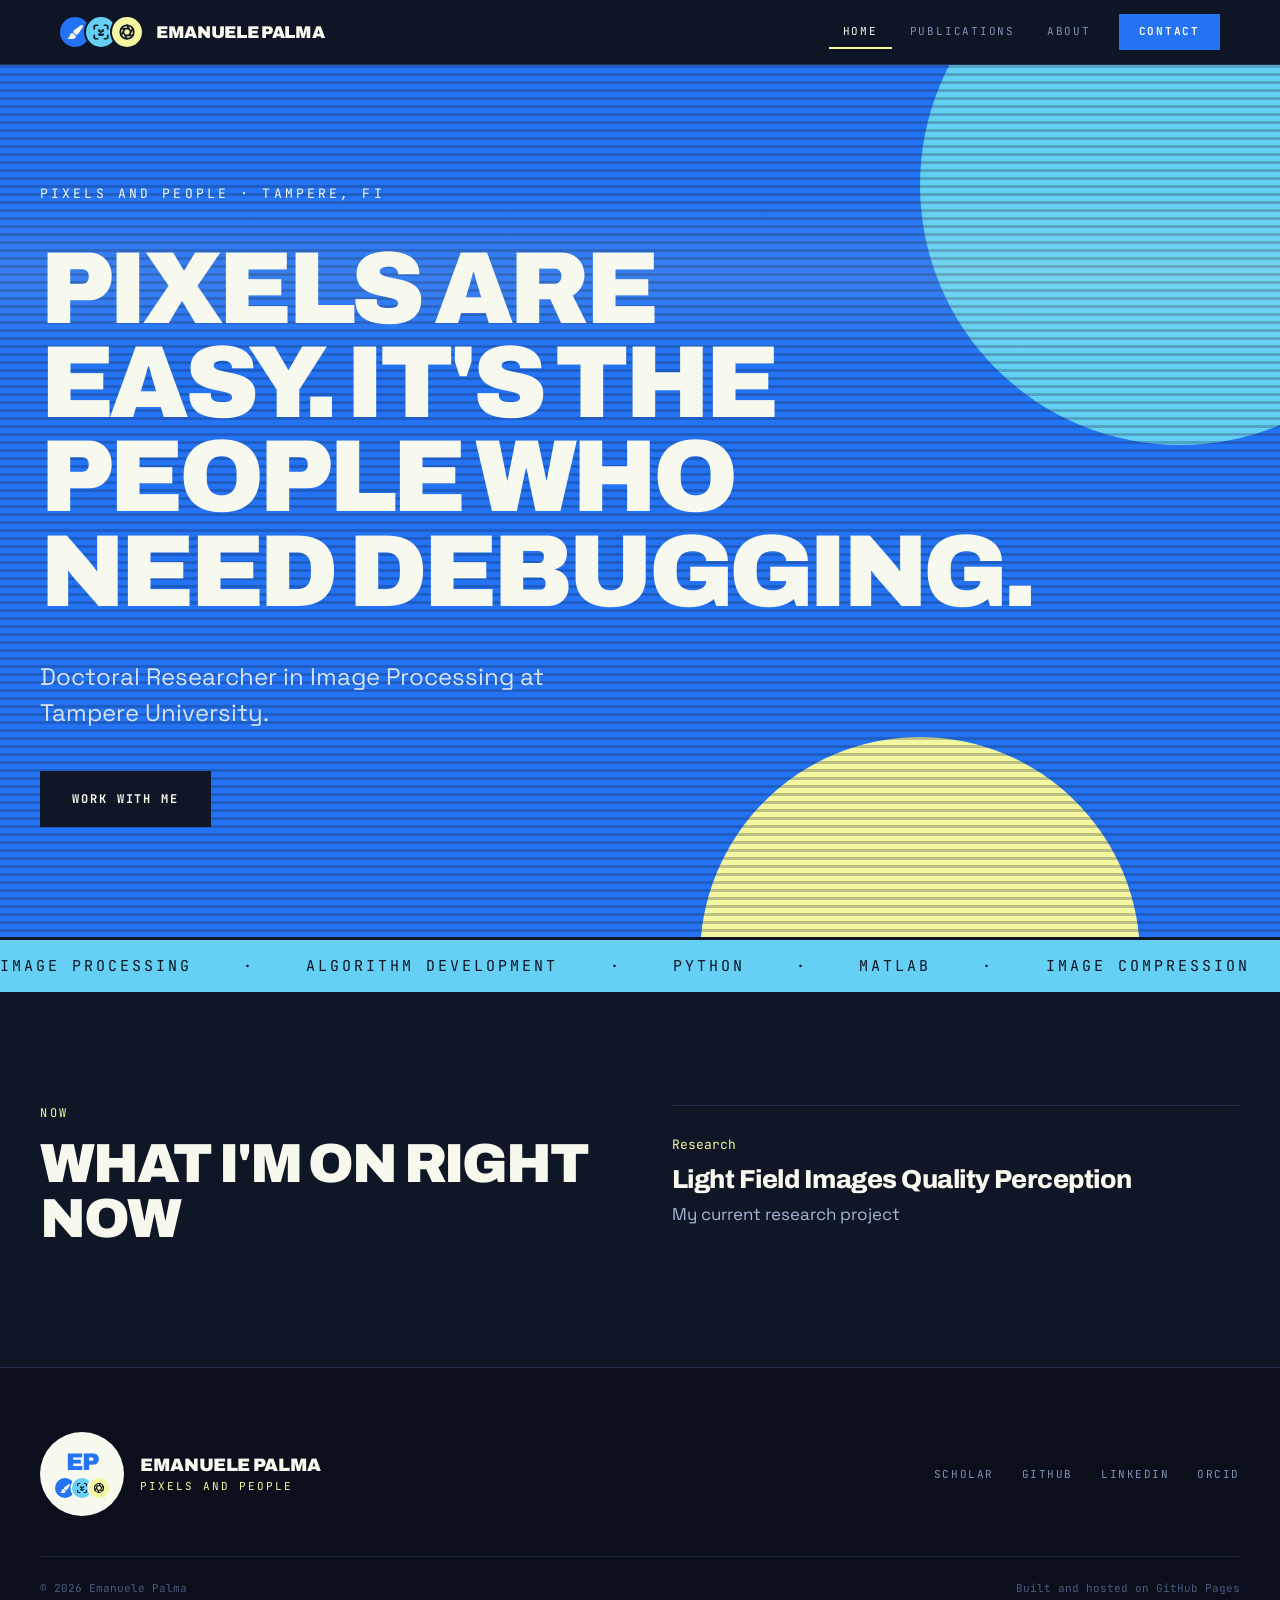
<file: index.html>
<!DOCTYPE html>
<html lang="en">
<head>
<meta charset="utf-8">
<meta name="viewport" content="width=device-width, initial-scale=1">
<title>Home — Emanuele Palma</title>
<meta name="description" content="Emanuele Palma — Doctoral Researcher in image processing at Tampere University. Pixels and People.">
<link rel="icon" href="assets/favicon.svg" type="image/svg+xml">
<link rel="preconnect" href="https://fonts.googleapis.com">
<link rel="preconnect" href="https://fonts.gstatic.com" crossorigin>
<link href="https://fonts.googleapis.com/css2?family=Archivo:wght@400;600;800;900&family=Space+Grotesk:wght@400;500;700&family=JetBrains+Mono:wght@400;700&display=swap" rel="stylesheet">
<link rel="stylesheet" href="css/style.css">
</head>
<body>

<header class="site-header">
  <div class="site-header__inner">
    <a class="brand" href="index.html">
      <span class="mark" aria-hidden="true"><i class="mark__dot mark__dot--plum"></i><i class="mark__dot mark__dot--azure"></i><i class="mark__dot mark__dot--amber"></i></span>
      <span class="brand__name">Emanuele Palma</span>
    </a>
    <nav class="nav">
      <a href="index.html" class="is-active" aria-current="page">Home</a>
      <!--  <a href="work.html">Work</a> -->
      <a href="publications.html">Publications</a>
      <!--  <a href="notes.html">Notes</a> -->
      <a href="about.html">About</a>
      <a class="nav__cta" href="contact.html">Contact</a>
    </nav>
  </div>
</header>

<main>
  <section class="hero sec sec--plum">
    <span class="blob blob--azure blob--hero-a" aria-hidden="true"></span>
    <span class="blob blob--amber blob--hero-b" aria-hidden="true"></span>
    <span class="scanlines" aria-hidden="true"></span>
    <span class="scanbeam" aria-hidden="true"></span>
    <div class="wrap hero__inner">
      <p class="eyebrow eyebrow--cream flicker">Pixels and People &middot; Tampere, FI</p>
      <h1 class="h1">Pixels are easy. It's the people who need debugging.</h1>
      <p class="lede">Doctoral Researcher in Image Processing at Tampere University.</p>
      <p class="btn-row">
        <!--  <a class="btn btn--solid" href="work.html">See the work</a> -->
        <a class="btn btn--ghost" href="contact.html">Work with me</a>
      </p>
    </div>
  </section>

  <div class="marquee">
    <div class="marquee__track">
      <div class="marquee__group"><span>Image Processing</span><span>&middot;</span><span>Algorithm Development</span><span>&middot;</span><span>Python</span><span>&middot;</span><span>MatLab</span><span>&middot;</span><span>Image Compression</span><span>&middot;</span><span>Light Fields</span><span>&middot;</span><span>Point Clouds</span><span>&middot;</span><span>Lossless</span><span>&middot;</span><span>Compression</span><span>&middot;</span><span>Near-Lossless Compression</span><span>&middot;</span><span>Computer Vision</span><span>&middot;</span><span>Scene Representation</span><span>&middot;</span><span>JPEG</span><span>&middot;</span><span>HEVC</span><span>&middot;</span><span>Image Quality</span><span>&middot;</span><span>Quality Metrics</span><span>&middot;</span><span>Subjective Experiments</span><span>&middot;</span><span>Quality Assessment</span><span>&middot;</span><span>Camera Pipeline</span><span>&middot;</span><span>Image Signal Processing (ISP)</span><span>&middot;</span><span>Demosaicing</span><span>&middot;</span><span>Noise Reduction</span><span>&middot;</span><span>Color Correction</span><span>&middot;</span><span>Color Science</span><span>&middot;</span><span>Objective Image Quality Metrics</span><span>&middot;</span><span>Perceptual Quality Modeling</span><span>&middot;</span><span>PSNR</span><span>&middot;</span><span>SSIM</span><span>&middot;</span><span>MS-SSIM</span><span>&middot;</span><span>VMAF</span><span>&middot;</span><span>Benchmarking</span><span>&middot;</span><span>Linux</span><span>&middot;</span><span>Version</span><span>&middot;</span><span>Control (GIT)</span><span>&middot;</span></div>
      <div class="marquee__group" aria-hidden="true"><span>Image Processing</span><span>&middot;</span><span>Algorithm Development</span><span>&middot;</span><span>Python</span><span>&middot;</span><span>MatLab</span><span>&middot;</span><span>Image Compression</span><span>&middot;</span><span>Light Fields</span><span>&middot;</span><span>Point Clouds</span><span>&middot;</span><span>Lossless</span><span>&middot;</span><span>Compression</span><span>&middot;</span><span>Near-Lossless Compression</span><span>&middot;</span><span>Computer Vision</span><span>&middot;</span><span>Scene Representation</span><span>&middot;</span><span>JPEG</span><span>&middot;</span><span>HEVC</span><span>&middot;</span><span>Image Quality</span><span>&middot;</span><span>Quality Metrics</span><span>&middot;</span><span>Subjective Experiments</span><span>&middot;</span><span>Quality Assessment</span><span>&middot;</span><span>Camera Pipeline</span><span>&middot;</span><span>Image Signal Processing (ISP)</span><span>&middot;</span><span>Demosaicing</span><span>&middot;</span><span>Noise Reduction</span><span>&middot;</span><span>Color Correction</span><span>&middot;</span><span>Color Science</span><span>&middot;</span><span>Objective Image Quality Metrics</span><span>&middot;</span><span>Perceptual Quality Modeling</span><span>&middot;</span><span>PSNR</span><span>&middot;</span><span>SSIM</span><span>&middot;</span><span>MS-SSIM</span><span>&middot;</span><span>VMAF</span><span>&middot;</span><span>Benchmarking</span><span>&middot;</span><span>Linux</span><span>&middot;</span><span>Version</span><span>&middot;</span><span>Control (GIT)</span><span>&middot;</span></div>
    </div>
  </div>

  <section class="sec sec--night">
    <div class="wrap split">
      <div data-reveal>
        <p class="eyebrow eyebrow--amber">Now</p>
        <h2 class="h2">What I'm on right now</h2>
      </div>
      <div class="rows">
        <div class="row" data-reveal>
          <p class="row__key">Research</p>
          <div class="row__body">
            <h3 class="row__title">Light Field Images Quality Perception</h3>
            <p class="row__text">My current research project</p>
          </div>
        </div>
<!--          <div class="row" data-reveal>
          <p class="row__key">Building</p>
          <div class="row__body">
            <h3 class="row__title">A small tool other labs actually use</h3>
            <p class="row__text">One line on the tool, who it is for, and where the code lives.</p>
          </div>
        </div>
        <div class="row row--last" data-reveal>
          <p class="row__key">Learning</p>
          <div class="row__body">
            <h3 class="row__title">How research teams become companies</h3>
            <p class="row__text">One line on the programme, reading, or people you are learning from.</p>
          </div>
        </div>
      </div>
    </div>
  </section>

  <section class="sec sec--cream">
    <div class="wrap stack">
      <div class="head-row" data-reveal>
        <div>
          <p class="eyebrow eyebrow--azure">Selected work</p>
          <h2 class="h2 h2--dark">Three projects worth a look</h2>
        </div>
        <a class="link-u" href="work.html">All work &rarr;</a>
      </div>
      <div class="cards">
        <a class="card" href="work.html" data-reveal>
          <span class="card__media"><span class="blob blob--plum blob--card"></span><span class="ph-label">Project image</span></span>
          <span class="card__body">
            <span class="card__meta">2025 &middot; Restoration</span>
            <span class="card__title">Project title one</span>
            <span class="card__text">Two lines about what the project does and who it was for.</span>
          </span>
        </a>
        <a class="card" href="work.html" data-reveal>
          <span class="card__media"><span class="blob blob--azure blob--card"></span><span class="ph-label">Project image</span></span>
          <span class="card__body">
            <span class="card__meta">2024 &middot; Sensor fusion</span>
            <span class="card__title">Project title two</span>
            <span class="card__text">Two lines about what the project does and who it was for.</span>
          </span>
        </a>
        <a class="card" href="work.html" data-reveal>
          <span class="card__media"><span class="blob blob--amber blob--card"></span><span class="ph-label">Project image</span></span>
          <span class="card__body">
            <span class="card__meta">2024 &middot; Open source</span>
            <span class="card__title">Project title three</span>
            <span class="card__text">Two lines about what the project does and who it was for.</span>
          </span>
        </a>
      </div>
    </div>
  </section> -->

<!--   <section class="sec sec--night">
    <div class="wrap split split--center">
      <div data-reveal>
        <p class="eyebrow eyebrow--amber">Newsletter</p>
        <h2 class="h2">Field notes, once a month</h2>
        <p class="body">What I read, what broke in the field, and what I am figuring out about taking research to market. No spam, unsubscribe whenever.</p>
      </div>
      <form class="panel" data-reveal action="#" method="post">
        <label class="label" for="nl-email">Your email</label>
        <input class="field" id="nl-email" type="email" name="email" placeholder="you@lab.fi">
        <button class="btn btn--amber" type="submit">Subscribe</button>
        <p class="note">~400 readers &middot; started 2025</p>
      </form>
    </div>
  </section> -->

</main>

<footer class="footer">
  <div class="wrap footer__inner">
    <div class="footer__top">
      <div class="brand brand--footer">
        <span class="avatar" aria-hidden="true">
          <span class="avatar__ep">EP</span>
          <span class="mark mark--xs"><i class="mark__dot mark__dot--plum"></i><i class="mark__dot mark__dot--azure"></i><i class="mark__dot mark__dot--amber"></i></span>
        </span>
        <span>
          <span class="brand__name brand__name--lg">Emanuele Palma</span>
          <span class="brand__tag">Pixels and People</span>
        </span>
      </div>
      <nav class="footer__links">
        <a href="https://scholar.google.com/citations?user=SxBb3SAAAAAJ&hl=fi">Scholar</a><a href="https://github.com/emanuelepalma">GitHub</a><a href="https://www.linkedin.com/in/emanuelepalma13/">LinkedIn</a><a href="https://orcid.org/0000-0002-3242-3345">ORCID</a>
      </nav>
    </div>
    <div class="footer__bottom">
      <span>&copy; 2026 Emanuele Palma</span>
      <span>Built and hosted on GitHub Pages</span>
    </div>
  </div>
</footer>

<script src="js/site.js" defer></script>
</body>
</html>
</file>
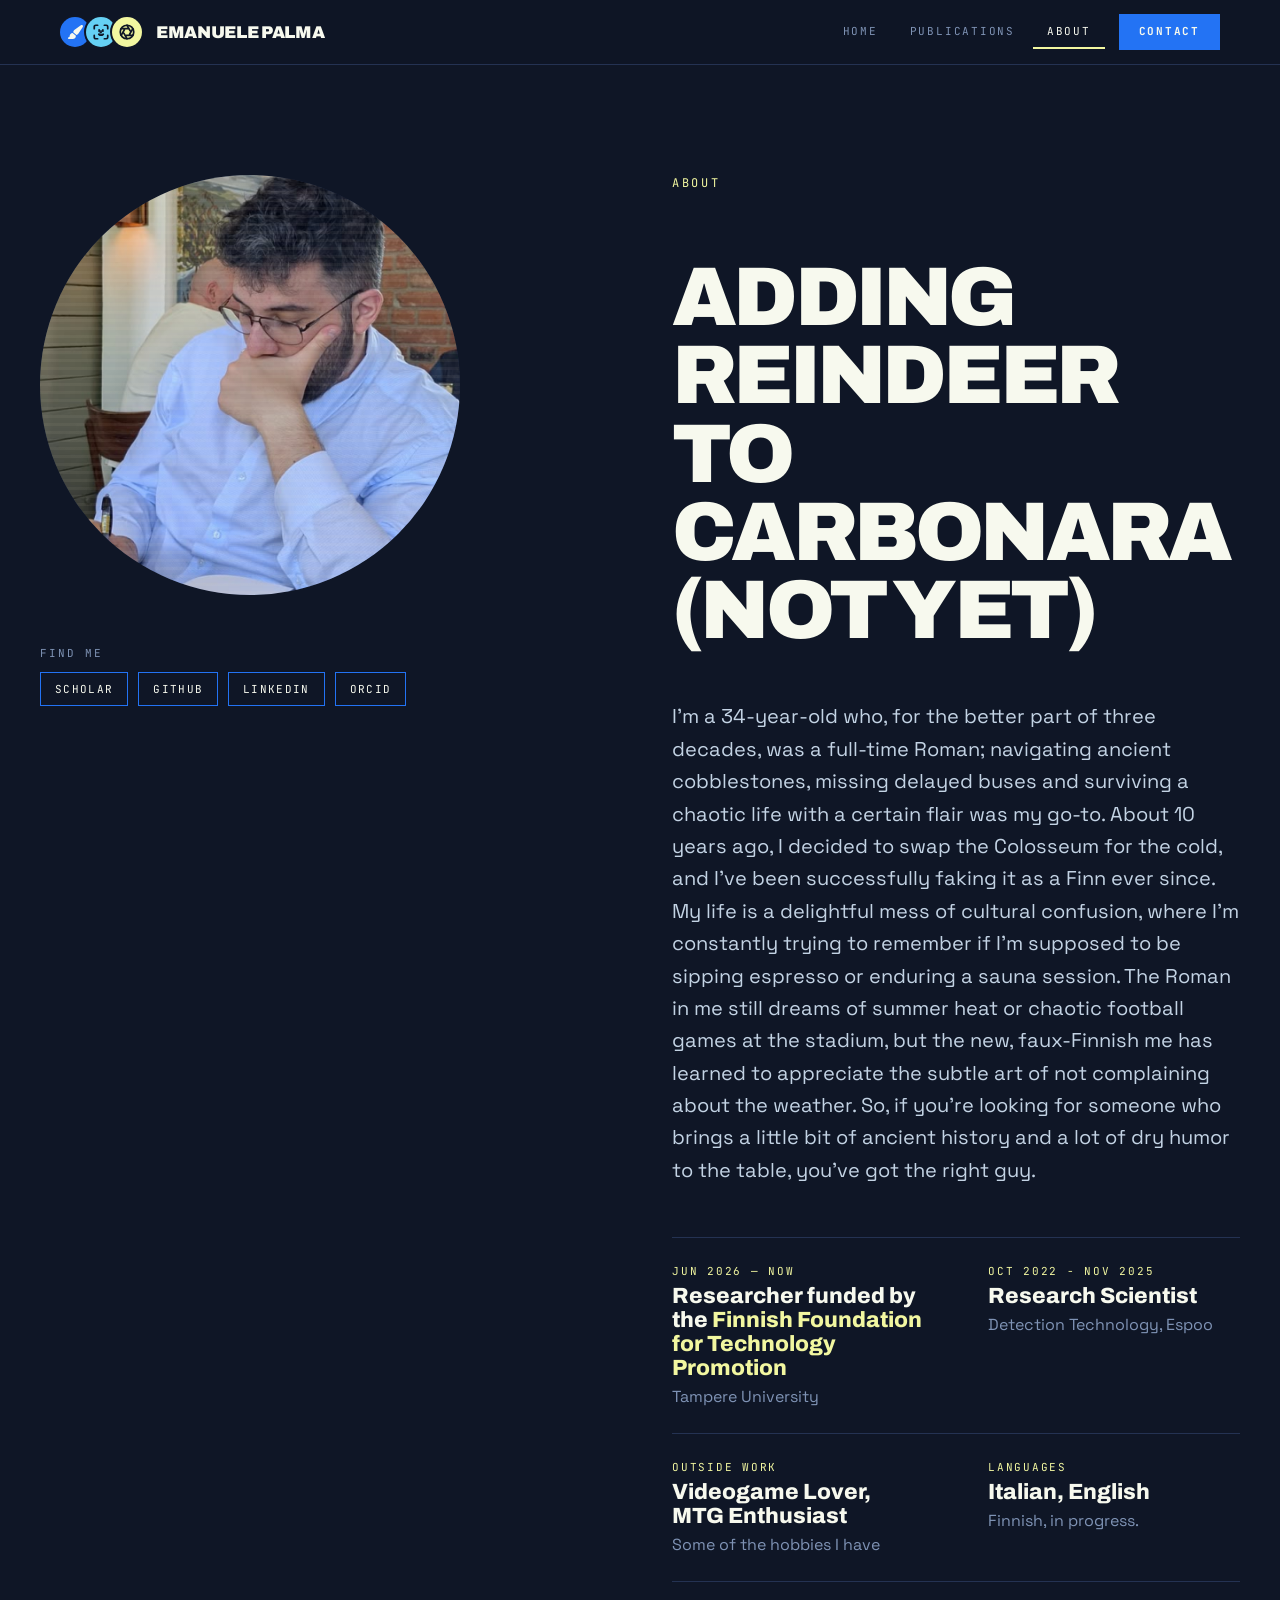
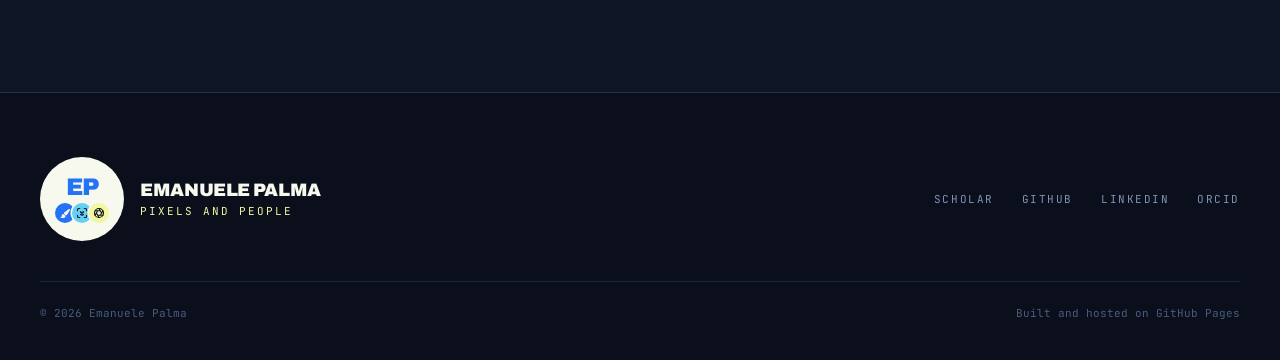
<file: about.html>
<!DOCTYPE html>
<html lang="en">
<head>
<meta charset="utf-8">
<meta name="viewport" content="width=device-width, initial-scale=1">
<title>About — Emanuele Palma</title>
<meta name="description" content="Emanuele Palma — Doctoral Researcher in image processing at Tampere University. Pixels and People.">
<link rel="icon" href="assets/favicon.svg" type="image/svg+xml">
<link rel="preconnect" href="https://fonts.googleapis.com">
<link rel="preconnect" href="https://fonts.gstatic.com" crossorigin>
<link href="https://fonts.googleapis.com/css2?family=Archivo:wght@400;600;800;900&family=Space+Grotesk:wght@400;500;700&family=JetBrains+Mono:wght@400;700&display=swap" rel="stylesheet">
<link rel="stylesheet" href="css/style.css">
</head>
<body>

<header class="site-header">
  <div class="site-header__inner">
    <a class="brand" href="index.html">
      <span class="mark" aria-hidden="true"><i class="mark__dot mark__dot--plum"></i><i class="mark__dot mark__dot--azure"></i><i class="mark__dot mark__dot--amber"></i></span>
      <span class="brand__name">Emanuele Palma</span>
    </a>
    <nav class="nav">
      <a href="index.html">Home</a>
      <!-- <a href="work.html">Work</a> -->
      <a href="publications.html">Publications</a>
      <!-- <a href="notes.html">Notes</a> -->
      <a href="about.html" class="is-active" aria-current="page">About</a>
      <a class="nav__cta" href="contact.html">Contact</a>
    </nav>
  </div>
</header>

<main>
  <section class="sec sec--night">
    <div class="wrap split split--start">
      <div class="stack">
        <div class="portrait" style="width:100%;max-width:420px;aspect-ratio:1;border-radius:50%;overflow:hidden;position:relative;flex:0 0 auto;"><img src="img/portrait.png" alt="Emanuele Palma"  style="position:absolute;inset:0;width:100%;height:100%;object-fit:cover;object-position:center;display:block;"><span class="scanlines" aria-hidden="true"></span><span class="ph-label"></span></div>
        <div>
          <p class="label">Find me</p>
          <p class="chips"><a href="https://scholar.google.com/citations?user=SxBb3SAAAAAJ&hl=fi">Scholar</a><a href="https://github.com/emanuelepalma">GitHub</a><a href="https://www.linkedin.com/in/emanuelepalma13/">LinkedIn</a><a href="https://orcid.org/0000-0002-3242-3345">ORCID</a>
        </div>
      </div>
      <div class="stack">
        <p class="eyebrow eyebrow--amber">About</p>
        <h1 class="h1 h1--sub">Adding Reindeer to Carbonara (not yet)</h1>
        <div class="prose">
          <p>I'm a 34-year-old who, for the better part of three decades, was a full-time Roman; navigating ancient cobblestones, missing delayed buses and surviving a chaotic life with a certain flair was my go-to. About 10 years ago, I decided to swap the Colosseum for the cold, and I've been successfully faking it as a Finn ever since. My life is a delightful mess of cultural confusion, where I'm constantly trying to remember if I'm supposed to be sipping espresso or enduring a sauna session. The Roman in me still dreams of summer heat or chaotic football games at the stadium, but the new, faux-Finnish me has learned to appreciate the subtle art of not complaining about the weather. So, if you're looking for someone who brings a little bit of ancient history and a lot of dry humor to the table, you've got the right guy.</p>
        </div>
        <div class="facts">
          <div class="fact"><p class="eyebrow eyebrow--amber">Jun 2026 — now</p><p class="fact__title">Researcher funded by the <a href="https://tekniikanedistamissaatio.fi/">Finnish Foundation for Technology Promotion</a> </p><p class="fact__sub">Tampere University</p></div>
          <div class="fact"><p class="eyebrow eyebrow--amber">Oct 2022 - Nov 2025</p><p class="fact__title">Research Scientist</p><p class="fact__sub">Detection Technology, Espoo</p></div>
          <div class="fact"><p class="eyebrow eyebrow--amber">Outside work</p><p class="fact__title">Videogame Lover, MTG Enthusiast</p><p class="fact__sub">Some of the hobbies I have</p></div>
          <div class="fact"><p class="eyebrow eyebrow--amber">Languages</p><p class="fact__title">Italian, English</p><p class="fact__sub">Finnish, in progress.</p></div>
        </div>
      </div>
    </div>
  </section>

</main>

<footer class="footer">
  <div class="wrap footer__inner">
    <div class="footer__top">
      <div class="brand brand--footer">
        <span class="avatar" aria-hidden="true">
          <span class="avatar__ep">EP</span>
          <span class="mark mark--xs"><i class="mark__dot mark__dot--plum"></i><i class="mark__dot mark__dot--azure"></i><i class="mark__dot mark__dot--amber"></i></span>
        </span>
        <span>
          <span class="brand__name brand__name--lg">Emanuele Palma</span>
          <span class="brand__tag">Pixels and People</span>
        </span>
      </div>
      <nav class="footer__links">
        <a href="https://scholar.google.com/citations?user=SxBb3SAAAAAJ&hl=fi">Scholar</a><a href="https://github.com/emanuelepalma">GitHub</a><a href="https://www.linkedin.com/in/emanuelepalma13/">LinkedIn</a><a href="https://orcid.org/0000-0002-3242-3345">ORCID</a>
      </nav>
    </div>
    <div class="footer__bottom">
      <span>&copy; 2026 Emanuele Palma</span>
      <span>Built and hosted on GitHub Pages</span>
    </div>
  </div>
</footer>

<script src="js/site.js" defer></script>
</body>
</html>
</file>
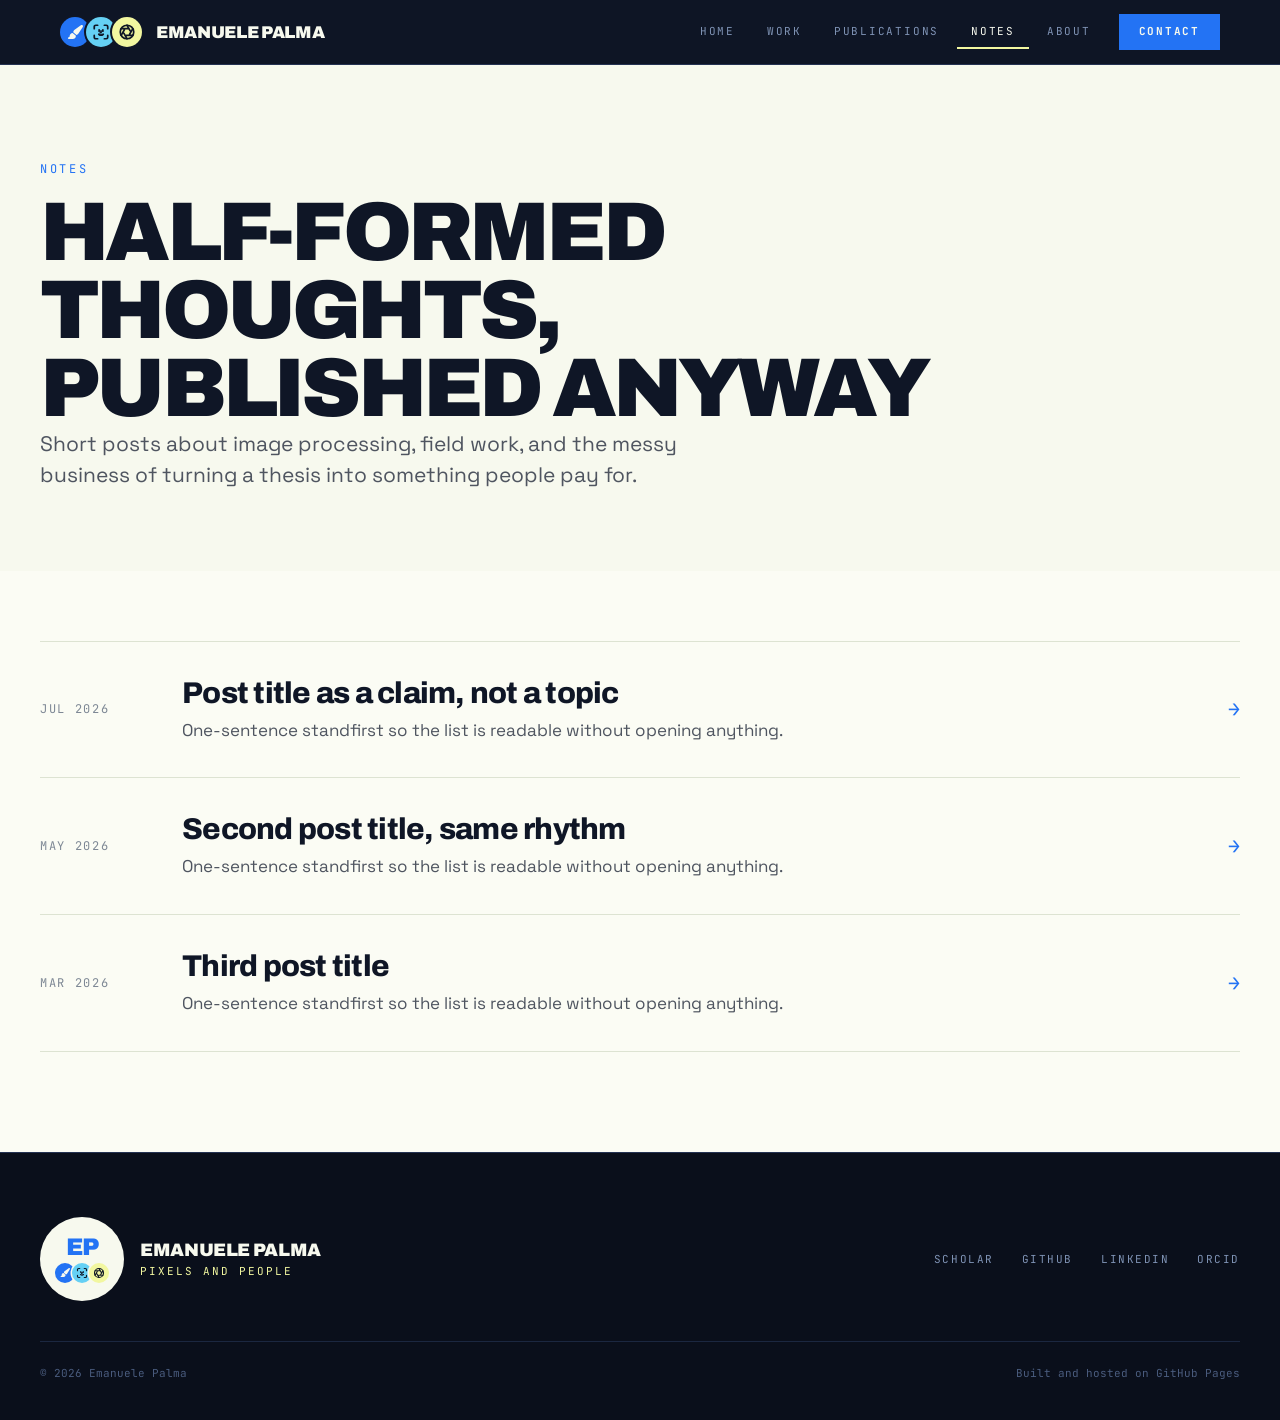
<file: notes.html>
<!DOCTYPE html>
<html lang="en">
<head>
<meta charset="utf-8">
<meta name="viewport" content="width=device-width, initial-scale=1">
<title>Notes — Emanuele Palma</title>
<meta name="description" content="Emanuele Palma — Doctoral Researcher in image processing at Tampere University. Pixels and People.">
<link rel="icon" href="assets/favicon.svg" type="image/svg+xml">
<link rel="preconnect" href="https://fonts.googleapis.com">
<link rel="preconnect" href="https://fonts.gstatic.com" crossorigin>
<link href="https://fonts.googleapis.com/css2?family=Archivo:wght@400;600;800;900&family=Space+Grotesk:wght@400;500;700&family=JetBrains+Mono:wght@400;700&display=swap" rel="stylesheet">
<link rel="stylesheet" href="css/style.css">
</head>
<body>

<header class="site-header">
  <div class="site-header__inner">
    <a class="brand" href="index.html">
      <span class="mark" aria-hidden="true"><i class="mark__dot mark__dot--plum"></i><i class="mark__dot mark__dot--azure"></i><i class="mark__dot mark__dot--amber"></i></span>
      <span class="brand__name">Emanuele Palma</span>
    </a>
    <nav class="nav">
      <a href="index.html">Home</a>
      <a href="work.html">Work</a>
      <a href="publications.html">Publications</a>
      <a href="notes.html" class="is-active" aria-current="page">Notes</a>
      <a href="about.html">About</a>
      <a class="nav__cta" href="contact.html">Contact</a>
    </nav>
  </div>
</header>

<main>
  <section class="sec sec--cream pagehead">
    <div class="wrap">
      <p class="eyebrow eyebrow--azure">Notes</p>
      <h1 class="h1 h1--sub h1--dark">Half-formed thoughts, published anyway</h1>
      <p class="lede lede--dark">Short posts about image processing, field work, and the messy business of turning a thesis into something people pay for.</p>
    </div>
  </section>

  <section class="sec sec--paper">
    <div class="wrap">
        <a class="note-item" href="#" data-reveal>
          <span class="note-item__date">Jul 2026</span>
          <span class="note-item__body">
            <span class="note-item__title">Post title as a claim, not a topic</span>
            <span class="note-item__text">One-sentence standfirst so the list is readable without opening anything.</span>
          </span>
          <span class="note-item__arrow">&rarr;</span>
        </a>
        <a class="note-item" href="#" data-reveal>
          <span class="note-item__date">May 2026</span>
          <span class="note-item__body">
            <span class="note-item__title">Second post title, same rhythm</span>
            <span class="note-item__text">One-sentence standfirst so the list is readable without opening anything.</span>
          </span>
          <span class="note-item__arrow">&rarr;</span>
        </a>
        <a class="note-item note-item--last" href="#" data-reveal>
          <span class="note-item__date">Mar 2026</span>
          <span class="note-item__body">
            <span class="note-item__title">Third post title</span>
            <span class="note-item__text">One-sentence standfirst so the list is readable without opening anything.</span>
          </span>
          <span class="note-item__arrow">&rarr;</span>
        </a>
    </div>
  </section>

</main>

<footer class="footer">
  <div class="wrap footer__inner">
    <div class="footer__top">
      <div class="brand brand--footer">
        <span class="avatar" aria-hidden="true">
          <span class="avatar__ep">EP</span>
          <span class="mark mark--xs"><i class="mark__dot mark__dot--plum"></i><i class="mark__dot mark__dot--azure"></i><i class="mark__dot mark__dot--amber"></i></span>
        </span>
        <span>
          <span class="brand__name brand__name--lg">Emanuele Palma</span>
          <span class="brand__tag">Pixels and People</span>
        </span>
      </div>
      <nav class="footer__links">
        <a href="https://scholar.google.com/citations?user=SxBb3SAAAAAJ&hl=fi">Scholar</a><a href="https://github.com/emanuelepalma">GitHub</a><a href="https://www.linkedin.com/in/emanuelepalma13/">LinkedIn</a><a href="https://orcid.org/0000-0002-3242-3345">ORCID</a>
      </nav>
    </div>
    <div class="footer__bottom">
      <span>&copy; 2026 Emanuele Palma</span>
      <span>Built and hosted on GitHub Pages</span>
    </div>
  </div>
</footer>

<script src="js/site.js" defer></script>
</body>
</html>
</file>
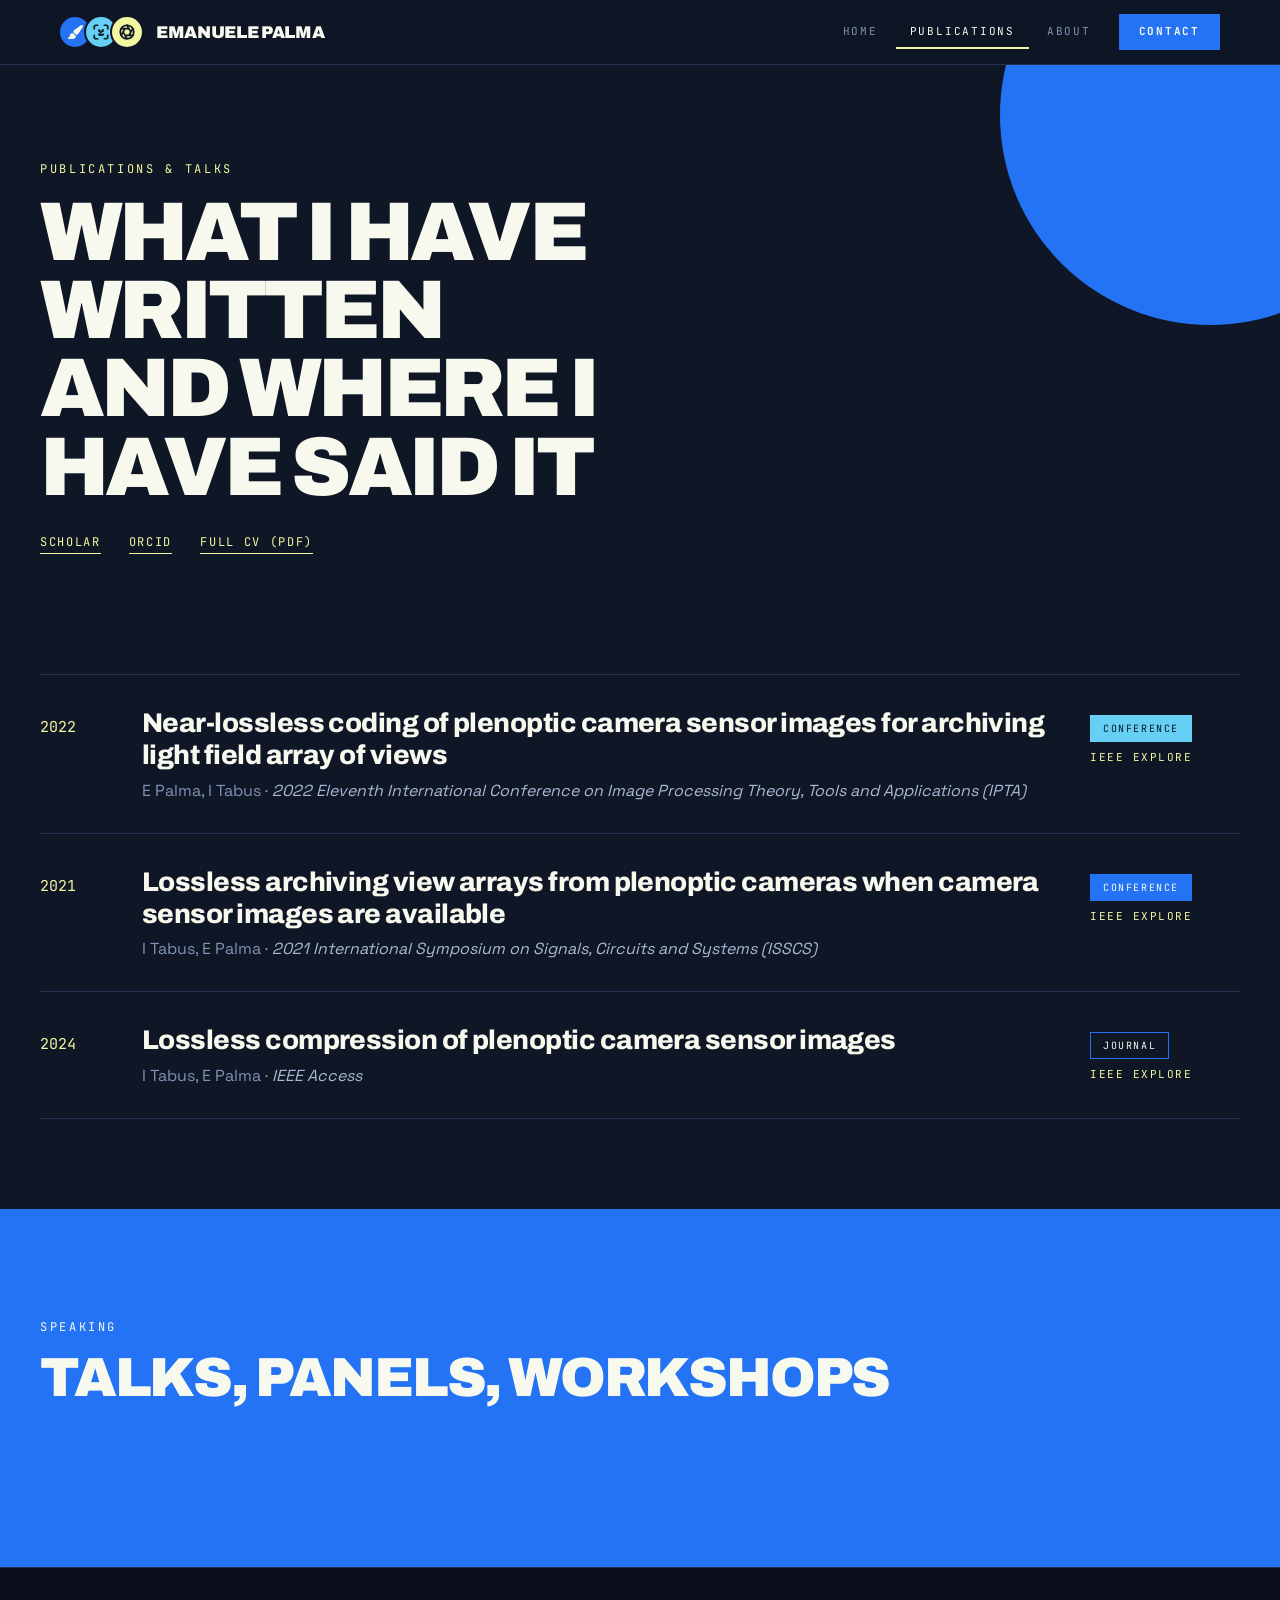
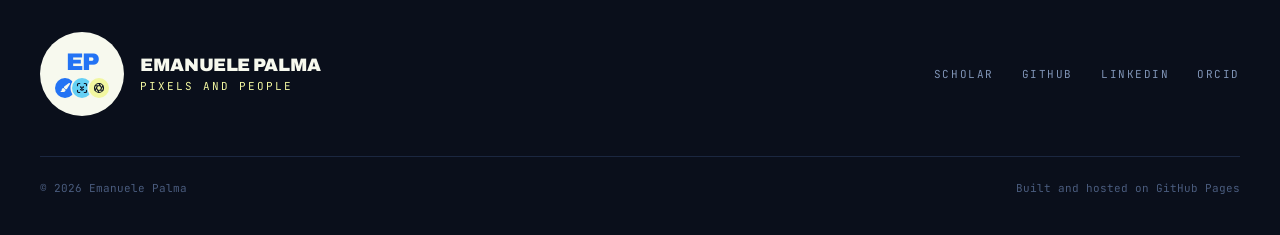
<file: publications.html>
<!DOCTYPE html>
<html lang="en">
<head>
<meta charset="utf-8">
<meta name="viewport" content="width=device-width, initial-scale=1">
<title>Publications — Emanuele Palma</title>
<meta name="description" content="Emanuele Palma — Doctoral Researcher in image processing at Tampere University. Pixels and People.">
<link rel="icon" href="assets/favicon.svg" type="image/svg+xml">
<link rel="preconnect" href="https://fonts.googleapis.com">
<link rel="preconnect" href="https://fonts.gstatic.com" crossorigin>
<link href="https://fonts.googleapis.com/css2?family=Archivo:wght@400;600;800;900&family=Space+Grotesk:wght@400;500;700&family=JetBrains+Mono:wght@400;700&display=swap" rel="stylesheet">
<link rel="stylesheet" href="css/style.css">
</head>
<body>

<header class="site-header">
  <div class="site-header__inner">
    <a class="brand" href="index.html">
      <span class="mark" aria-hidden="true"><i class="mark__dot mark__dot--plum"></i><i class="mark__dot mark__dot--azure"></i><i class="mark__dot mark__dot--amber"></i></span>
      <span class="brand__name">Emanuele Palma</span>
    </a>
    <nav class="nav">
      <a href="index.html">Home</a>
      <!-- <a href="work.html">Work</a> -->
      <a href="publications.html" class="is-active" aria-current="page">Publications</a>
      <!-- <a href="notes.html">Notes</a> -->
      <a href="about.html">About</a>
      <a class="nav__cta" href="contact.html">Contact</a>
    </nav>
  </div>
</header>

<main>
  <section class="sec sec--night pagehead">
    <span class="blob blob--plum blob--head-l" aria-hidden="true"></span>
    <div class="wrap">
      <p class="eyebrow eyebrow--amber">Publications &amp; talks</p>
      <h1 class="h1 h1--sub">What I have written and where I have said it</h1>
      <p class="linkbar"><a href="https://scholar.google.com/citations?user=SxBb3SAAAAAJ&hl=fi">Scholar</a><a href="https://orcid.org/0000-0002-3242-3345">ORCID</a><a href="files/cv_Palma.pdf">Full CV (PDF)</a></p>
    </div>
  </section>

  <section class="sec sec--night sec--tight">
    <div class="wrap">
        <article class="pub" data-reveal>
          <p class="pub__year">2022</p>
          <div class="pub__body">
            <h3 class="pub__title">Near-lossless coding of plenoptic camera sensor images for archiving light field array of views</h3>
            <p class="pub__authors">E Palma, I Tabus &middot; <em>2022 Eleventh International Conference on Image Processing Theory, Tools and Applications (IPTA)</em></p>
          </div>
          <p class="pub__meta"><span class="tag tag--azure-solid">Conference</span><a href="https://doi.org/10.1109/IPTA54936.2022.9784151">IEEE Explore</a></p> <!-- &middot -->
        </article>
        <article class="pub" data-reveal>
          <p class="pub__year">2021</p>
          <div class="pub__body">
            <h3 class="pub__title">Lossless archiving view arrays from plenoptic cameras when camera sensor images are available</h3>
            <p class="pub__authors">I Tabus, E Palma &middot; <em>2021 International Symposium on Signals, Circuits and Systems (ISSCS)</em></p>
          </div>
          <p class="pub__meta"><span class="tag tag--plum-solid">Conference</span><a href="https://doi.org/10.1109/ISSCS52333.2021.9497451">IEEE Explore</a></p>
        </article>
        <article class="pub pub--last" data-reveal>
          <p class="pub__year">2024</p>
          <div class="pub__body">
            <h3 class="pub__title">Lossless compression of plenoptic camera sensor images</h3>
            <p class="pub__authors">I Tabus, E Palma &middot; <em>IEEE Access</em></p>
          </div>
          <p class="pub__meta"><span class="tag ">Journal</span><a href="https://doi.org/10.1109/ACCESS.2021.3059921">IEEE Explore</a></p>
        </article>
    </div>
  </section>

  <section class="sec sec--plum">
    <div class="wrap stack">
      <div data-reveal>
        <p class="eyebrow eyebrow--cream">Speaking</p>
        <h2 class="h2">Talks, panels, workshops</h2>
      </div>
      <div class="cards">
        <!--<article class="talk" data-reveal>
          <p class="eyebrow eyebrow--azure">Keynote &middot; 2026</p>
          <h3 class="talk__title">Talk title one</h3>
          <p class="talk__text">Event name, city. One line on the audience.</p>
          <a class="talk__link" href="#">Slides &rarr;</a>
        </article>
        <article class="talk" data-reveal>
          <p class="eyebrow eyebrow--azure">Workshop &middot; 2025</p>
          <h3 class="talk__title">Talk title two</h3>
          <p class="talk__text">Event name, city. One line on the audience.</p>
          <a class="talk__link" href="#">Slides &rarr;</a>
        </article>
        <article class="talk" data-reveal>
          <p class="eyebrow eyebrow--azure">Panel &middot; 2025</p>
          <h3 class="talk__title">Talk title three</h3>
          <p class="talk__text">Event name, city. One line on the audience.</p>
          <a class="talk__link" href="#">Recording &rarr;</a>
        </article>-->
      </div>
    </div>
  </section>

</main>

<footer class="footer">
  <div class="wrap footer__inner">
    <div class="footer__top">
      <div class="brand brand--footer">
        <span class="avatar" aria-hidden="true">
          <span class="avatar__ep">EP</span>
          <span class="mark mark--xs"><i class="mark__dot mark__dot--plum"></i><i class="mark__dot mark__dot--azure"></i><i class="mark__dot mark__dot--amber"></i></span>
        </span>
        <span>
          <span class="brand__name brand__name--lg">Emanuele Palma</span>
          <span class="brand__tag">Pixels and People</span>
        </span>
      </div>
      <nav class="footer__links">
        <a href="https://scholar.google.com/citations?user=SxBb3SAAAAAJ&hl=fi">Scholar</a><a href="https://github.com/emanuelepalma">GitHub</a><a href="https://www.linkedin.com/in/emanuelepalma13/">LinkedIn</a><a href="https://orcid.org/0000-0002-3242-3345">ORCID</a>
      </nav>
    </div>
    <div class="footer__bottom">
      <span>&copy; 2026 Emanuele Palma</span>
      <span>Built and hosted on GitHub Pages</span>
    </div>
  </div>
</footer>

<script src="js/site.js" defer></script>
</body>
</html>
</file>
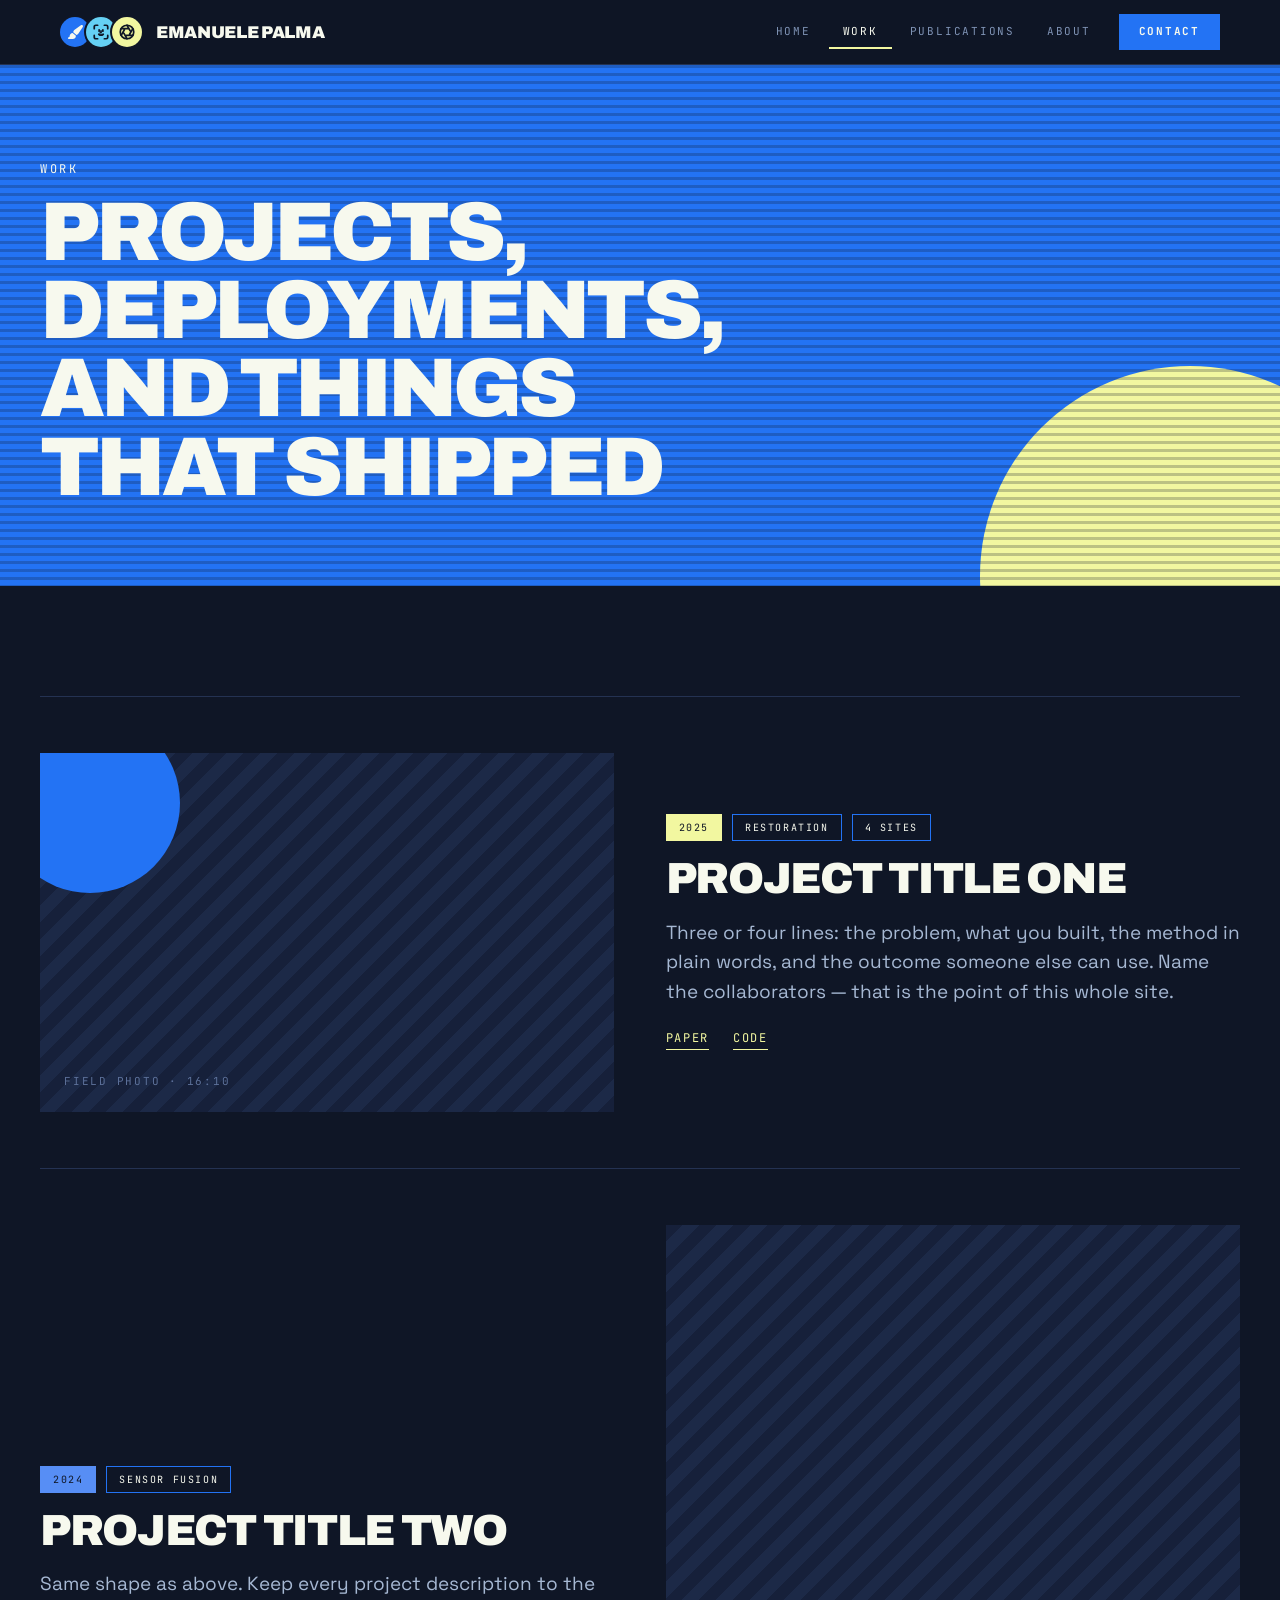
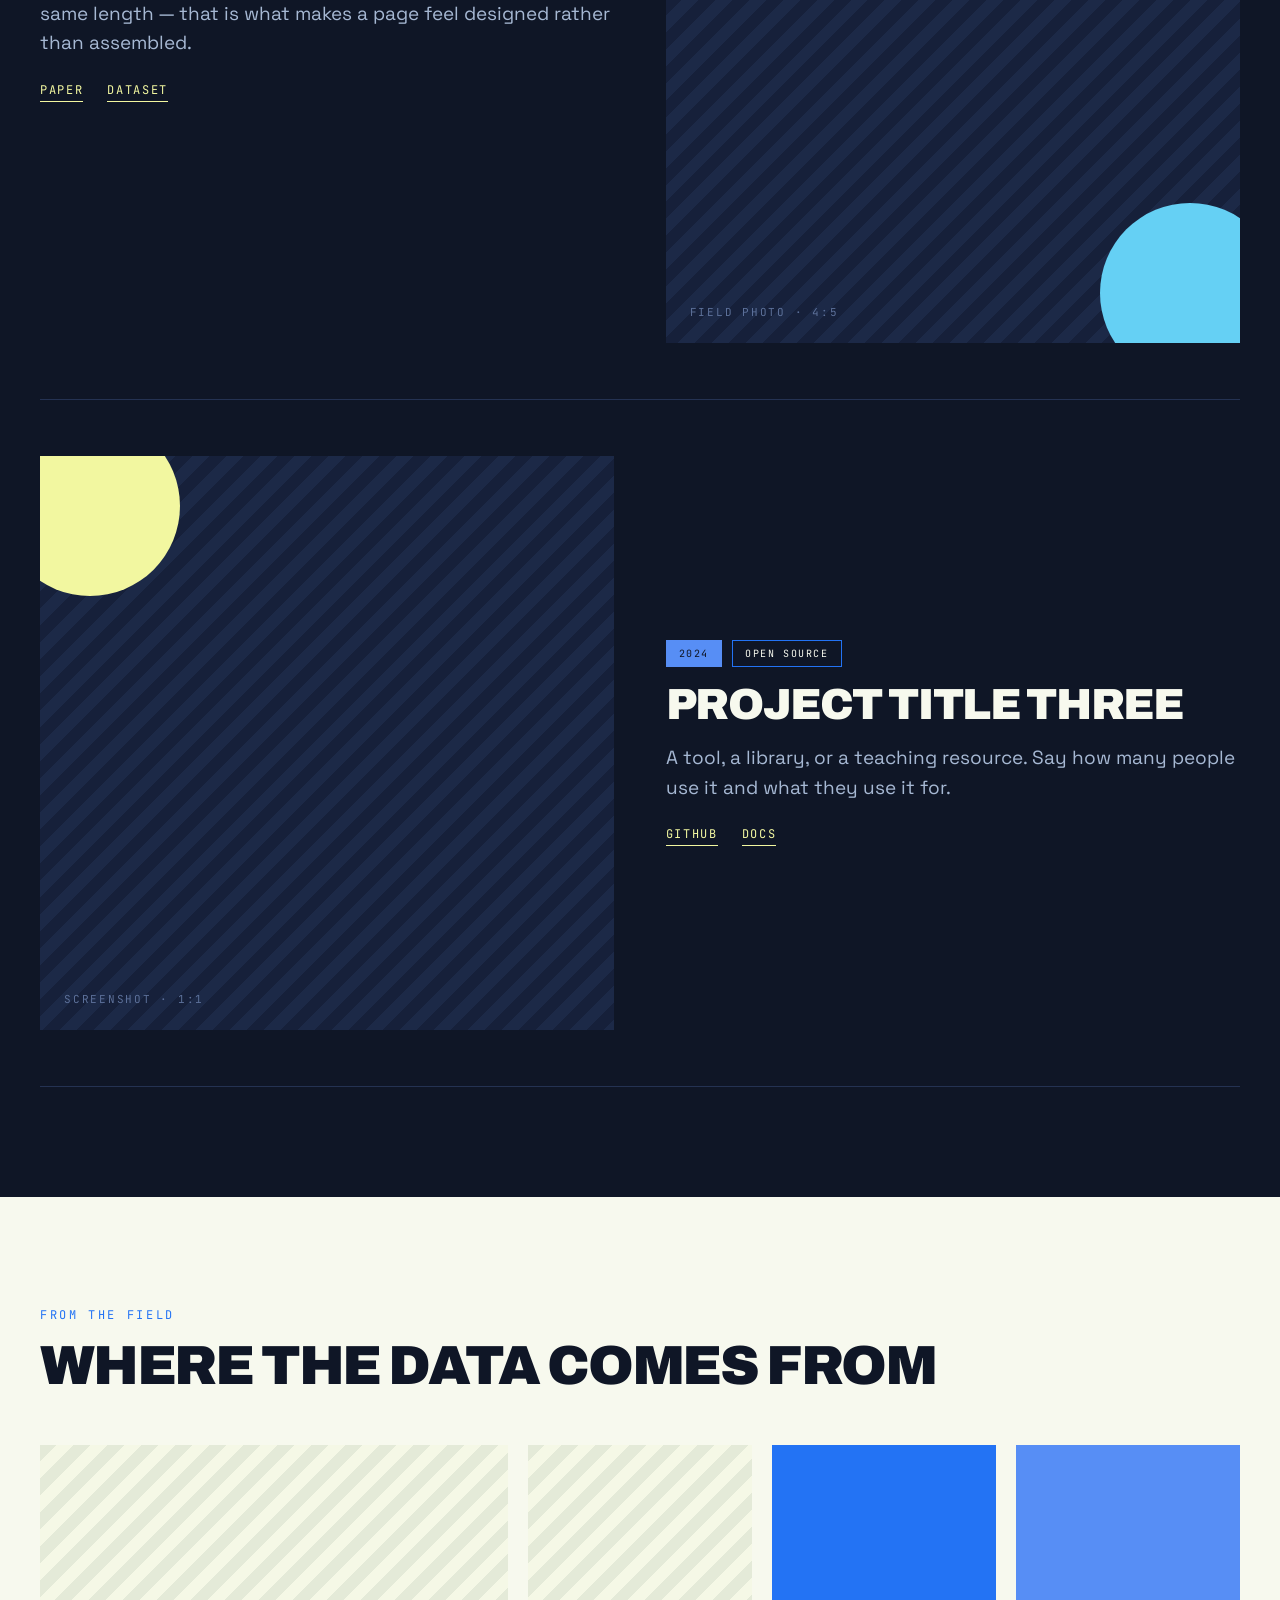
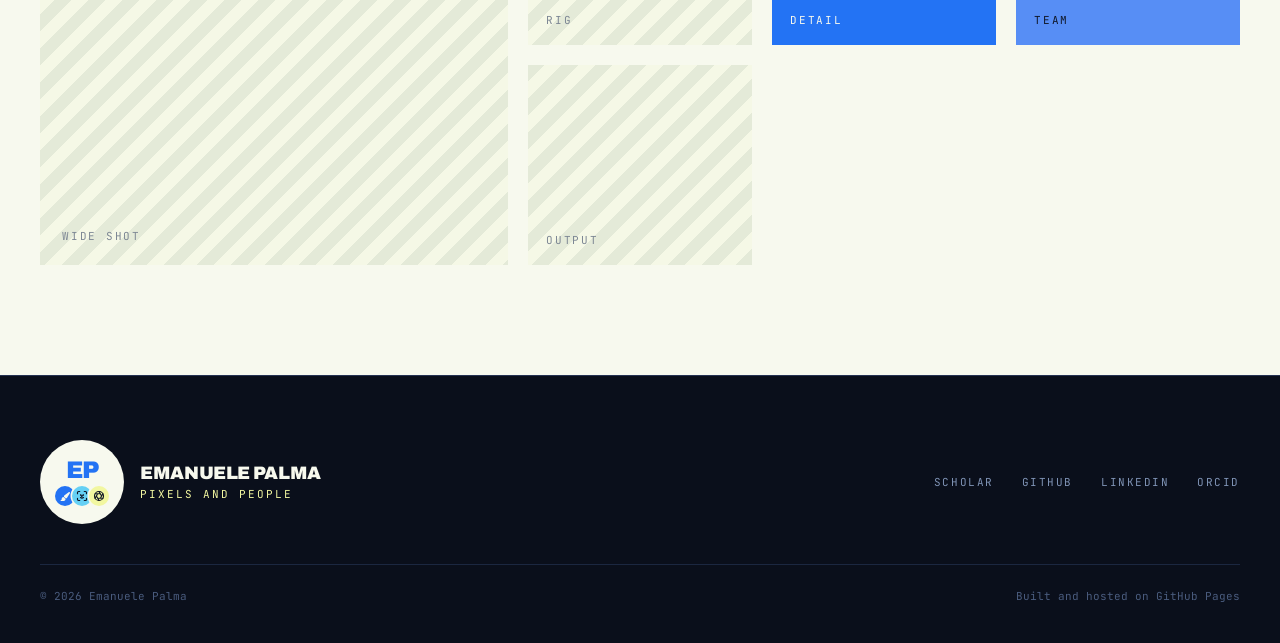
<file: work.html>
<!DOCTYPE html>
<html lang="en">
<head>
<meta charset="utf-8">
<meta name="viewport" content="width=device-width, initial-scale=1">
<title>Work — Emanuele Palma</title>
<meta name="description" content="Emanuele Palma — Doctoral Researcher in image processing at Tampere University. Pixels and People.">
<link rel="icon" href="assets/favicon.svg" type="image/svg+xml">
<link rel="preconnect" href="https://fonts.googleapis.com">
<link rel="preconnect" href="https://fonts.gstatic.com" crossorigin>
<link href="https://fonts.googleapis.com/css2?family=Archivo:wght@400;600;800;900&family=Space+Grotesk:wght@400;500;700&family=JetBrains+Mono:wght@400;700&display=swap" rel="stylesheet">
<link rel="stylesheet" href="css/style.css">
</head>
<body>

<header class="site-header">
  <div class="site-header__inner">
    <a class="brand" href="index.html">
      <span class="mark" aria-hidden="true"><i class="mark__dot mark__dot--plum"></i><i class="mark__dot mark__dot--azure"></i><i class="mark__dot mark__dot--amber"></i></span>
      <span class="brand__name">Emanuele Palma</span>
    </a>
    <nav class="nav">
      <a href="index.html">Home</a>
      <a href="work.html" class="is-active" aria-current="page">Work</a>
      <a href="publications.html">Publications</a>
      <!-- <a href="notes.html">Notes</a> -->
      <a href="about.html">About</a>
      <a class="nav__cta" href="contact.html">Contact</a>
    </nav>
  </div>
</header>

<main>
  <section class="sec sec--plum pagehead">
    <span class="blob blob--amber blob--head" aria-hidden="true"></span>
    <span class="scanlines" aria-hidden="true"></span>
    <div class="wrap">
      <p class="eyebrow eyebrow--cream">Work</p>
      <h1 class="h1 h1--sub">Projects, deployments, and things that shipped</h1>
    </div>
  </section>

  <section class="sec sec--night">
    <div class="wrap projects">
        <article class="proj" data-reveal>
          <div class="proj__media proj__media--wide"><span class="blob blob--plum blob--proj"></span><span class="ph-label">Field photo &middot; 16:10</span></div>
          <div class="proj__body">
            <p class="tags"><span class="tag tag--amber">2025</span><span class="tag">Restoration</span><span class="tag">4 sites</span></p>
            <h3 class="h3">Project title one</h3>
            <p class="body">Three or four lines: the problem, what you built, the method in plain words, and the outcome someone else can use. Name the collaborators — that is the point of this whole site.</p>
            <p class="proj__links"><a href="#">Paper</a><a href="#">Code</a></p>
          </div>
        </article>
        <article class="proj proj--flip" data-reveal>
          <div class="proj__media proj__media--tall"><span class="blob blob--azure blob--proj"></span><span class="ph-label">Field photo &middot; 4:5</span></div>
          <div class="proj__body">
            <p class="tags"><span class="tag tag--azure">2024</span><span class="tag">Sensor fusion</span></p>
            <h3 class="h3">Project title two</h3>
            <p class="body">Same shape as above. Keep every project description to the same length — that is what makes a page feel designed rather than assembled.</p>
            <p class="proj__links"><a href="#">Paper</a><a href="#">Dataset</a></p>
          </div>
        </article>
        <article class="proj" data-reveal>
          <div class="proj__media proj__media--square"><span class="blob blob--amber blob--proj"></span><span class="ph-label">Screenshot &middot; 1:1</span></div>
          <div class="proj__body">
            <p class="tags"><span class="tag tag--azure">2024</span><span class="tag">Open source</span></p>
            <h3 class="h3">Project title three</h3>
            <p class="body">A tool, a library, or a teaching resource. Say how many people use it and what they use it for.</p>
            <p class="proj__links"><a href="#">GitHub</a><a href="#">Docs</a></p>
          </div>
        </article>
    </div>
  </section>

  <section class="sec sec--cream">
    <div class="wrap stack">
      <div data-reveal>
        <p class="eyebrow eyebrow--azure">From the field</p>
        <h2 class="h2 h2--dark">Where the data comes from</h2>
      </div>
      <div class="mosaic" data-reveal>
        <div class="tile tile--big"><span class="ph-label">Wide shot</span></div>
        <div class="tile"><span class="ph-label">Rig</span></div>
        <div class="tile tile--plum"><span class="ph-label">Detail</span></div>
        <div class="tile tile--mint"><span class="ph-label">Team</span></div>
        <div class="tile"><span class="ph-label">Output</span></div>
      </div>
    </div>
  </section>

</main>

<footer class="footer">
  <div class="wrap footer__inner">
    <div class="footer__top">
      <div class="brand brand--footer">
        <span class="avatar" aria-hidden="true">
          <span class="avatar__ep">EP</span>
          <span class="mark mark--xs"><i class="mark__dot mark__dot--plum"></i><i class="mark__dot mark__dot--azure"></i><i class="mark__dot mark__dot--amber"></i></span>
        </span>
        <span>
          <span class="brand__name brand__name--lg">Emanuele Palma</span>
          <span class="brand__tag">Pixels and People</span>
        </span>
      </div>
      <nav class="footer__links">
        <a href="https://scholar.google.com/citations?user=SxBb3SAAAAAJ&hl=fi">Scholar</a><a href="https://github.com/emanuelepalma">GitHub</a><a href="https://www.linkedin.com/in/emanuelepalma13/">LinkedIn</a><a href="https://orcid.org/0000-0002-3242-3345">ORCID</a>
      </nav>
    </div>
    <div class="footer__bottom">
      <span>&copy; 2026 Emanuele Palma</span>
      <span>Built and hosted on GitHub Pages</span>
    </div>
  </div>
</footer>

<script src="js/site.js" defer></script>
</body>
</html>
</file>
<file: css/style.css>
/* ==========================================================================
   Emanuele Palma — Pixels and People
   Palette: Sky Signal.  Everything themeable lives in :root.
   ========================================================================== */

:root {
  /* Colour */
  --plum:    #2373F4;
  --azure:   #65D0F4;
  --azure-ink: #2373F4;   /* azure for text on light backgrounds */
  --amber:   #F2F7A0;
  --cream:   #F7F9EE;
  --mint:    #578EF5;
  --night:   #0F1626;
  --night-2: #16203A;
  --night-3: #0A0F1B;
  --line:    #243252;
  --line-2:  #1B2740;
  --paper:   #FBFCF4;
  --paper-line: #DDE3D2;
  --text-muted:  #A6B8D3;
  --text-dim:    #7F93B5;
  --text-faint:  #55688C;
  --ink:         #0F1626;
  --ink-muted:   #4F5560;
  --ink-faint:   #7D8794;

  /* Type — swap these three lines to re-skin the whole site.
     Alternatives (remember to update the <link> in each page's <head>):
       Poster:       'Anton'   / 'Work Sans'       / 'IBM Plex Mono'
       Contemporary: 'Bricolage Grotesque' / 'Instrument Sans' / 'DM Mono'
       Geometric:    'Syne'    / 'Manrope'         / 'Space Mono'          */
  --display: 'Archivo', sans-serif;
  --body:    'Space Grotesk', sans-serif;
  --mono:    'JetBrains Mono', monospace;

  /* Rhythm */
  --wrap:    1240px;
  --gutter:  clamp(20px, 5vw, 40px);
  --sec-y:   110px;
}

/* --------------------------------------------------------------- reset -- */
*, *::before, *::after { box-sizing: border-box; }
body {
  margin: 0;
  background: var(--night);
  color: var(--cream);
  font-family: var(--body);
  -webkit-font-smoothing: antialiased;
  overflow-x: hidden;
}
img, video { max-width: 100%; display: block; }
a { color: var(--amber); text-decoration: none; }
a:hover { color: var(--azure); }
h1, h2, h3, p { margin: 0; }
button, input, textarea { font: inherit; }

/* ---------------------------------------------------------- primitives -- */
.wrap { max-width: var(--wrap); margin: 0 auto; }
.sec { padding: var(--sec-y) var(--gutter); position: relative; overflow: hidden; }
.sec--tight  { padding-top: 40px; padding-bottom: 90px; }
.sec--night  { background: var(--night); }
.sec--plum   { background: var(--plum); }
.sec--azure  { background: var(--plum); }
.sec--cream  { background: var(--cream); }
.sec--paper  { background: var(--paper); padding-top: 70px; padding-bottom: 100px; }
.pagehead    { padding-top: 96px; padding-bottom: 80px; }

.stack { display: flex; flex-direction: column; gap: clamp(28px, 4vw, 56px); }
.split {
  display: grid;
  grid-template-columns: repeat(auto-fit, minmax(min(100%, 320px), 1fr));
  gap: clamp(36px, 5vw, 80px);
  align-items: start;
}
.split--center { align-items: center; }
.split--start  { align-items: start; }

.eyebrow {
  font-family: var(--mono);
  font-size: 12px;
  letter-spacing: 0.22em;
  text-transform: uppercase;
  margin-bottom: 16px;
}
.eyebrow--amber { color: var(--amber); }
.eyebrow--azure { color: var(--azure); }
.sec--paper .eyebrow--azure, .sec--cream .eyebrow--azure, .card .eyebrow--azure, .talk .eyebrow--azure, .sec--paper .eyebrow--amber, .sec--cream .eyebrow--amber, .talk .eyebrow--amber, .card .eyebrow--amber { color: var(--azure-ink); }
.eyebrow--cream { color: var(--cream); }

.h1 {
  font-family: var(--display);
  font-weight: 900;
  font-size: clamp(46px, 8vw, 104px);
  line-height: 0.92;
  letter-spacing: -0.045em;
  text-transform: uppercase;
  max-width: 1000px;
  text-wrap: balance;
}
.h1--sub  { font-size: clamp(37px, 6.5vw, 84px); line-height: 0.94; max-width: 900px; }
.h1--dark { color: var(--ink); }
.h2 {
  font-family: var(--display);
  font-weight: 900;
  font-size: clamp(25px, 4.3vw, 56px);
  line-height: 1;
  letter-spacing: -0.04em;
  text-transform: uppercase;
}
.h2--dark { color: var(--ink); }
.h3 {
  font-family: var(--display);
  font-weight: 900;
  font-size: clamp(22px, 3.4vw, 44px);
  line-height: 1.02;
  letter-spacing: -0.03em;
  text-transform: uppercase;
}
.lede { font-size: 24px; line-height: 1.5; color: #D6E2EF; max-width: 720px; text-wrap: pretty; }
.lede--dark  { font-size: 21px; color: var(--ink-muted); max-width: 640px; }
.lede--cream { font-size: 21px; color: var(--cream); max-width: 560px; }
.body { font-size: 19px; line-height: 1.55; color: var(--text-muted); max-width: 620px; text-wrap: pretty; }
.label { font-family: var(--mono); font-size: 11px; letter-spacing: 0.18em; text-transform: uppercase; color: var(--text-dim); margin-bottom: 12px; }
.label--amber { color: var(--amber); margin-bottom: 0; }
.note  { font-family: var(--mono); font-size: 11px; color: var(--text-faint); }

.btn-row { display: flex; flex-wrap: wrap; gap: 14px; }
.btn {
  font-family: var(--mono);
  font-size: 12px;
  letter-spacing: 0.16em;
  text-transform: uppercase;
  font-weight: 700;
  padding: 18px 30px;
  border: 2px solid transparent;
  cursor: pointer;
  transition: background 160ms ease, color 160ms ease, border-color 160ms ease;
}
.btn--solid { background: var(--cream); color: var(--ink); }
.btn--solid:hover { background: var(--amber); color: var(--ink); }
.btn--ghost { background: var(--night); border-color: var(--night); color: var(--cream); }
.btn--ghost:hover { background: var(--azure); border-color: var(--azure); color: var(--ink); }
.btn--amber { background: var(--amber); color: var(--ink); }
.btn--amber:hover { background: var(--cream); }

.link-u {
  font-family: var(--mono); font-size: 12px; letter-spacing: 0.16em;
  text-transform: uppercase; font-weight: 700;
  color: var(--plum); border-bottom: 2px solid var(--plum); padding-bottom: 4px;
}
.link-u:hover { color: var(--ink); border-bottom-color: var(--ink); }

.linkbar { display: flex; flex-wrap: wrap; gap: 28px; margin-top: 28px; }
.linkbar a { font-family: var(--mono); font-size: 12px; letter-spacing: 0.14em; text-transform: uppercase; border-bottom: 1px solid currentColor; padding-bottom: 3px; }

.tags { display: flex; flex-wrap: wrap; gap: 10px; }
.tag {
  font-family: var(--mono); font-size: 10px; letter-spacing: 0.16em; text-transform: uppercase;
  padding: 6px 12px; border: 1px solid var(--plum); color: var(--cream);
}
.tag--amber { background: var(--amber); color: var(--ink); border-color: var(--amber); }
.tag--azure { background: var(--mint); color: var(--ink); border-color: var(--mint); }
.tag--azure-solid { background: var(--azure); color: var(--ink); border-color: var(--azure); }
.tag--plum-solid  { background: var(--plum);  color: var(--cream); }

.chips { display: flex; flex-wrap: wrap; gap: 10px; }
.chips a {
  font-family: var(--mono); font-size: 11px; letter-spacing: 0.12em; text-transform: uppercase;
  border: 1px solid var(--plum); color: var(--cream); padding: 9px 14px;
}
.chips a:hover { background: var(--plum); color: var(--cream); }

.panel { background: var(--night-2); border: 1px solid #2B3B5E; padding: 40px; display: flex; flex-direction: column; gap: 18px; }
.panel--dark { background: var(--night); border: none; gap: 20px; }
.field {
  background: var(--night); border: 1px solid var(--plum); color: var(--cream);
  font-family: var(--mono); font-size: 15px; padding: 18px 20px; outline: none;
}
.panel--dark .field { background: var(--night-2); font-size: 14px; padding: 16px 18px; resize: vertical; }
.field:focus { border-color: var(--azure); }

/* placeholder art */
.ph-label { font-family: var(--mono); font-size: 11px; letter-spacing: 0.16em; text-transform: uppercase; position: relative; }
.blob { position: absolute; border-radius: 50%; display: block; }
.blob--plum  { background: var(--plum); }
.blob--azure { background: var(--azure); }
.blob--amber { background: var(--amber); }
.blob--hero-a { right: -160px; top: -140px; width: min(52vw, 520px); aspect-ratio: 1; animation: drift-a 14s ease-in-out infinite; }
.blob--hero-b { right: 140px; bottom: -240px; width: min(44vw, 440px); aspect-ratio: 1; animation: drift-b 18s ease-in-out infinite; }
.blob--head   { right: -120px; bottom: -200px; width: 420px; height: 420px; animation: drift-b 16s ease-in-out infinite; }
.blob--head-l { right: -140px; top: -160px; width: 420px; height: 420px; animation: drift-a 16s ease-in-out infinite; }
.blob--card   { right: -30px; top: -30px; width: 120px; height: 120px; }
.blob--proj   { left: -40px; top: -40px; width: 180px; height: 180px; }

.scanlines {
  position: absolute; inset: 0; pointer-events: none;
  background: repeating-linear-gradient(180deg, rgba(15,22,38,0.24) 0 3px, rgba(0,0,0,0) 3px 8px);
}
.scanbeam {
  position: absolute; left: 0; right: 0; height: 180px; pointer-events: none;
  background: linear-gradient(180deg, rgba(241,230,201,0) 0%, rgba(241,230,201,0.10) 50%, rgba(241,230,201,0) 100%);
  animation: scan 7s linear infinite;
}

/* ------------------------------------------------------------ the mark -- */
.mark { display: inline-flex; align-items: center; }
/* Icon mark: paintbrush (Font Awesome Free, CC BY 4.0) · face · lens */
.mark__dot { width: 30px; height: 30px; border-radius: 50%; display: block; box-shadow: 0 0 0 2px var(--night); background-position: center; background-repeat: no-repeat; background-size: 60%; position: relative; }
.mark__dot + .mark__dot { margin-left: -4px; }
.mark__dot--plum  { background-color: var(--plum);  background-image: url("data:image/svg+xml,%3Csvg%20xmlns%3D%27http%3A%2F%2Fwww.w3.org%2F2000%2Fsvg%27%20viewBox%3D%270%200%20576%20512%27%3E%3Cpath%20fill%3D%27%23F7F9EE%27%20d%3D%27M339.3%20367.1c27.3-3.9%2051.9-19.4%2067.2-42.9L568.2%2074.1c12.6-19.5%209.4-45.3-7.6-61.2S517.7-4.4%20499.1%209.6L262.4%20187.2c-24%2018-38.2%2046.1-38.4%2076.1L339.3%20367.1zm-19.6%2025.4l-116-104.4C143.9%20290.3%2096%20339.6%2096%20400c0%203.9%20.2%207.8%20.6%2011.6C98.4%20429.1%2086.4%20448%2068.8%20448H64c-17.7%200-32%2014.3-32%2032s14.3%2032%2032%2032H208c61.9%200%20112-50.1%20112-112c0-2.5-.1-5-.2-7.5z%27%2F%3E%3C%2Fsvg%3E"); background-size: 52%; z-index: 1; }
.mark__dot--azure { background-color: var(--azure); background-image: url("data:image/svg+xml,%3Csvg%20xmlns%3D%27http%3A%2F%2Fwww.w3.org%2F2000%2Fsvg%27%20viewBox%3D%270%200%2048%2048%27%20fill%3D%27none%27%20stroke%3D%27%230F1626%27%20stroke-width%3D%274.6%27%20stroke-linecap%3D%27round%27%20stroke-linejoin%3D%27round%27%3E%3Cpath%20d%3D%27M6%2015V10a4%204%200%200%201%204-4h5M33%206h5a4%204%200%200%201%204%204v5M42%2033v5a4%204%200%200%201-4%204h-5M15%2042h-5a4%204%200%200%201-4-4v-5M18%2030q6%205%2012%200M19%2018v4M29%2018v4M24%2021v5h-2%27%2F%3E%3C%2Fsvg%3E"); z-index: 2; }
.mark__dot--amber { background-color: var(--amber); background-image: url("data:image/svg+xml,%3Csvg%20xmlns%3D%27http%3A%2F%2Fwww.w3.org%2F2000%2Fsvg%27%20viewBox%3D%270%200%2048%2048%27%20fill%3D%27none%27%20stroke%3D%27%230F1626%27%20stroke-width%3D%274.6%27%20stroke-linecap%3D%27round%27%20stroke-linejoin%3D%27round%27%3E%3Ccircle%20cx%3D%2724%27%20cy%3D%2724%27%20r%3D%2718%27%2F%3E%3Cpath%20d%3D%27M24%206l8.5%2015M39.6%2015L31%2030M39.6%2033H22.5M24%2042l-8.5-15M8.4%2033L17%2018M8.4%2015H25.5%27%2F%3E%3C%2Fsvg%3E"); z-index: 3; }
.mark--xs .mark__dot { width: 20px; height: 20px; box-shadow: 0 0 0 1.5px var(--cream); }
.mark--xs .mark__dot + .mark__dot { margin-left: -3px; }

/* --------------------------------------------------------------- header -- */
.site-header {
  position: sticky; top: 0; z-index: 50;
  background: rgba(15,22,38,0.88);
  backdrop-filter: blur(14px);
  border-bottom: 1px solid var(--line);
}
.site-header__inner {
  max-width: var(--wrap); margin: 0 auto;
  padding: 14px var(--gutter);
  display: flex; align-items: center; justify-content: space-between;
  gap: 16px; flex-wrap: wrap;
}
.brand { display: flex; align-items: center; gap: 14px; color: inherit; }
.brand:hover { color: inherit; }
.brand .mark { animation: pulse 5s ease-in-out infinite; }
.brand__name {
  font-family: var(--display); font-weight: 900; font-size: 17px;
  letter-spacing: -0.02em; text-transform: uppercase; color: var(--cream);
}
.nav { display: flex; align-items: center; gap: 2px 4px; overflow-x: auto; max-width: 100%; scrollbar-width: none; }
.nav::-webkit-scrollbar { display: none; }
.nav a {
  font-family: var(--mono); font-size: 11px; letter-spacing: 0.16em;
  text-transform: uppercase; white-space: nowrap;
  padding: 9px 14px; color: var(--text-dim);
  border-bottom: 2px solid transparent;
}
.nav a:hover { color: var(--cream); }
.nav a.is-active { color: var(--cream); border-bottom-color: var(--amber); }
.nav__cta {
  margin-left: 10px; padding: 10px 20px !important;
  background: var(--plum); color: var(--cream) !important; font-weight: 700;
}
.nav__cta:hover { background: var(--azure); color: var(--ink) !important; }

/* ----------------------------------------------------------------- hero -- */
.hero { padding-top: 120px; padding-bottom: 110px; }
.hero__inner { position: relative; display: flex; flex-direction: column; gap: 40px; }
.hero .eyebrow { font-size: 13px; letter-spacing: 0.24em; margin-bottom: 0; }
.flicker { animation: flicker 5s linear infinite; }
.caret { animation: blink 1.1s step-end infinite; }

/* -------------------------------------------------------------- marquee -- */
.marquee {
  background: var(--azure); overflow: hidden; padding: 16px 0;
  border-top: 3px solid var(--night); border-bottom: 3px solid var(--night);
}
.marquee__track { display: flex; width: max-content; animation: marquee 26s linear infinite; }
.marquee__group {
  display: flex; gap: clamp(28px, 4vw, 56px); padding-right: 56px;
  font-family: var(--mono); font-size: 15px; letter-spacing: 0.2em;
  text-transform: uppercase; color: var(--ink); white-space: nowrap;
}

/* ------------------------------------------------------------ now rows -- */
.rows { display: flex; flex-direction: column; }
.row { display: flex; flex-wrap: wrap; gap: 12px 32px; padding: 30px 0; border-top: 1px solid var(--line); }
.row--last { border-bottom: 1px solid var(--line); }
.row__key { font-family: var(--mono); font-size: 13px; color: var(--amber); flex: 0 0 90px; }
.row__body { display: flex; flex-direction: column; gap: 8px; }
.row__title { font-family: var(--display); font-weight: 800; font-size: 26px; letter-spacing: -0.02em; color: var(--cream); }
.row__text { font-size: 17px; line-height: 1.55; color: var(--text-muted); }

/* ---------------------------------------------------------------- cards -- */
.head-row { display: flex; align-items: flex-end; justify-content: space-between; gap: 40px; flex-wrap: wrap; }
.cards { display: grid; grid-template-columns: repeat(auto-fit, minmax(min(100%, 270px), 1fr)); gap: 28px; }
.card { display: flex; flex-direction: column; background: var(--paper); color: inherit; transition: transform 200ms cubic-bezier(.2,.7,.2,1); }
.card:hover { transform: translateY(-6px); color: inherit; }
.card__media {
  aspect-ratio: 4/3; position: relative; overflow: hidden;
  display: flex; align-items: flex-end; padding: 20px;
  background: repeating-linear-gradient(135deg, #E4EAD8 0 12px, #F5F8E6 12px 24px);
  color: var(--ink-faint);
}
.card__body { padding: 26px; display: flex; flex-direction: column; gap: 10px; }
.card__meta  { font-family: var(--mono); font-size: 11px; letter-spacing: 0.16em; text-transform: uppercase; color: var(--azure-ink); }
.card__title { font-family: var(--display); font-weight: 800; font-size: 26px; line-height: 1.1; letter-spacing: -0.02em; color: var(--ink); }
.card__text  { font-size: 16px; line-height: 1.5; color: var(--ink-muted); }

/* -------------------------------------------------------------- projects -- */
.projects { display: flex; flex-direction: column; }
.proj {
  display: grid; grid-template-columns: repeat(auto-fit, minmax(min(100%, 320px), 1fr));
  gap: clamp(28px, 4vw, 56px); padding: 56px 0;
  border-top: 1px solid var(--line); align-items: center;
}
.proj:last-child { border-bottom: 1px solid var(--line); }
.proj--flip .proj__media { order: 2; }
.proj--flip .proj__body  { order: 1; }
.proj__media {
  position: relative; overflow: hidden; display: flex; align-items: flex-end; padding: 24px;
  background: repeating-linear-gradient(135deg, var(--night-2) 0 12px, #1C2947 12px 24px);
  color: #5D719A;
}
.proj__media--wide   { aspect-ratio: 16/10; }
.proj__media--tall   { aspect-ratio: 4/5; }
.proj__media--square { aspect-ratio: 1; }
.proj--flip .blob--proj { left: auto; right: -40px; top: auto; bottom: -40px; }
.proj__body { display: flex; flex-direction: column; gap: 16px; }
.proj__links { display: flex; gap: 24px; padding-top: 8px; }
.proj__links a { font-family: var(--mono); font-size: 12px; letter-spacing: 0.14em; text-transform: uppercase; border-bottom: 1px solid currentColor; padding-bottom: 3px; }

/* --------------------------------------------------------------- mosaic -- */
.mosaic {
  display: grid; grid-template-columns: repeat(auto-fit, minmax(min(100%, 190px), 1fr));
  grid-auto-rows: minmax(150px, 200px); gap: 20px;
}
.tile {
  display: flex; align-items: flex-end; padding: 18px; color: var(--ink-faint);
  background: repeating-linear-gradient(135deg, #E4EAD8 0 12px, #F5F8E6 12px 24px);
}
.tile--big  { grid-column: span 2; grid-row: span 2; padding: 22px; }
.tile--plum { background: var(--plum); color: var(--cream); }
.tile--mint { background: var(--mint); color: var(--ink); }

/* --------------------------------------------------------- publications -- */
.pub { display: flex; flex-wrap: wrap; gap: 16px 32px; padding: 32px 0; border-top: 1px solid var(--line); align-items: baseline; }
.pub--last { border-bottom: 1px solid var(--line); }
.pub__year  { font-family: var(--mono); font-size: 15px; color: var(--amber); flex: 0 0 70px; }
.pub__body  { display: flex; flex-direction: column; gap: 8px; flex: 1 1 320px; }
.pub__title { font-family: var(--display); font-weight: 800; font-size: 27px; line-height: 1.2; letter-spacing: -0.02em; color: var(--cream); }
.pub__authors { font-size: 16px; color: var(--text-dim); }
.pub__authors em { color: var(--text-muted); }
.pub__meta { display: flex; flex-direction: column; gap: 8px; align-items: flex-start; flex: 0 1 150px; }
.pub__meta a { font-family: var(--mono); font-size: 11px; letter-spacing: 0.14em; text-transform: uppercase; }

.talk { background: var(--cream); padding: 32px; display: flex; flex-direction: column; gap: 14px; }
.talk .eyebrow { margin-bottom: 0; }
.talk__title { font-family: var(--display); font-weight: 800; font-size: 26px; line-height: 1.12; letter-spacing: -0.02em; color: var(--ink); }
.talk__text  { font-size: 15px; line-height: 1.5; color: var(--ink-muted); }
.talk__link  { font-family: var(--mono); font-size: 11px; letter-spacing: 0.14em; text-transform: uppercase; color: var(--plum); margin-top: auto; }

/* ---------------------------------------------------------------- notes -- */
.note-item {
  display: flex; flex-wrap: wrap; gap: 12px 32px; padding: 34px 0;
  border-top: 1px solid var(--paper-line); align-items: center; color: inherit;
  transition: background 160ms ease;
}
.note-item--last { border-bottom: 1px solid var(--paper-line); }
.note-item:hover { background: var(--cream); color: inherit; }
.note-item__date  { font-family: var(--mono); font-size: 12px; letter-spacing: 0.14em; text-transform: uppercase; color: var(--ink-faint); flex: 0 0 110px; }
.note-item__body  { display: flex; flex-direction: column; gap: 8px; }
.note-item__title { font-family: var(--display); font-weight: 800; font-size: 30px; line-height: 1.14; letter-spacing: -0.025em; color: var(--ink); }
.note-item__text  { font-size: 17px; line-height: 1.5; color: var(--ink-muted); max-width: 700px; }
.note-item__arrow { font-family: var(--mono); font-size: 20px; color: var(--azure-ink); margin-left: auto; }

/* ---------------------------------------------------------------- about -- */
.portrait {
  aspect-ratio: 1; max-width: 420px; border-radius: 50%; position: relative; overflow: hidden;
  display: flex; align-items: center; justify-content: center; color: #5D719A;
  background: repeating-linear-gradient(135deg, var(--night-2) 0 12px, #1C2947 12px 24px);
}
.portrait .scanlines { background: repeating-linear-gradient(180deg, rgba(241,230,201,0.05) 0 3px, rgba(0,0,0,0) 3px 8px); }
.prose { display: flex; flex-direction: column; gap: 20px; font-size: 20px; line-height: 1.62; color: #C3D3E4; max-width: 720px; }
.prose p { text-wrap: pretty; }
.facts { display: grid; grid-template-columns: repeat(auto-fit, minmax(min(100%, 260px), 1fr)); }
.fact { padding: 26px 32px 26px 0; border-top: 1px solid var(--line); display: flex; flex-direction: column; gap: 6px; }
.fact:nth-child(even) { padding-right: 0; padding-left: 32px; }
.fact:nth-child(n+3)  { border-bottom: 1px solid var(--line); }
.fact .eyebrow { font-size: 11px; letter-spacing: 0.16em; margin-bottom: 0; }
.fact__title { font-family: var(--display); font-weight: 800; font-size: 22px; color: var(--cream); }
.fact__sub   { font-size: 16px; color: var(--text-dim); }

/* -------------------------------------------------------------- contact -- */
.contact-details { display: flex; flex-direction: column; gap: 16px; font-family: var(--mono); font-size: 16px; color: var(--cream); }
.contact-details__mail { font-size: 19px; color: var(--cream); border-bottom: 2px solid var(--cream); padding-bottom: 4px; align-self: flex-start; }
.contact-details__mail:hover { color: var(--night); border-bottom-color: var(--night); }

/* --------------------------------------------------------------- footer -- */
.footer { background: var(--night-3); padding: 64px var(--gutter) 40px; border-top: 1px solid var(--line); }
.footer__inner { display: flex; flex-direction: column; gap: 40px; }
.footer__top { display: flex; flex-wrap: wrap; justify-content: space-between; gap: 40px; }
.brand--footer { gap: 16px; }
.avatar {
  width: 84px; height: 84px; border-radius: 50%; background: var(--cream); flex-shrink: 0;
  display: flex; flex-direction: column; align-items: center; justify-content: center; gap: 4px;
}
.avatar__ep { font-family: var(--display); font-weight: 900; font-size: 24px; line-height: 1; letter-spacing: -0.05em; color: var(--plum); }
.brand__name--lg { display: block; font-size: 18px; }
.brand__tag { display: block; margin-top: 4px; font-family: var(--mono); font-size: 11px; letter-spacing: 0.18em; text-transform: uppercase; color: var(--amber); }
.footer__links { display: flex; flex-wrap: wrap; gap: 28px; align-items: center; font-family: var(--mono); font-size: 11px; letter-spacing: 0.14em; text-transform: uppercase; }
.footer__links a { color: var(--text-dim); }
.footer__links a:hover { color: var(--amber); }
.footer__bottom {
  display: flex; flex-wrap: wrap; justify-content: space-between; gap: 20px;
  padding-top: 24px; border-top: 1px solid var(--line-2);
  font-family: var(--mono); font-size: 11px; color: #4A5C7E;
}

/* ------------------------------------------------------------ animation -- */
[data-reveal] { opacity: 0; transform: translateY(28px); }
[data-reveal].is-visible {
  opacity: 1; transform: none;
  transition: opacity 700ms ease, transform 700ms cubic-bezier(.2,.7,.2,1);
}

@keyframes flicker { 0%,100% { opacity: 1; } 92% { opacity: 1; } 94% { opacity: 0.45; } 96% { opacity: 1; } 97% { opacity: 0.7; } 98% { opacity: 1; } }
@keyframes pulse   { 0%,100% { transform: translateX(0); } 50% { transform: translateX(3px); } }
@keyframes drift-a { 0%,100% { transform: translate(0,0); } 50% { transform: translate(-28px, 22px); } }
@keyframes drift-b { 0%,100% { transform: translate(0,0); } 50% { transform: translate(26px, -20px); } }
@keyframes scan    { 0% { top: -180px; } 100% { top: 100%; } }
@keyframes marquee { 0% { transform: translateX(0); } 100% { transform: translateX(-50%); } }
@keyframes blink   { 0%,50% { opacity: 1; } 51%,100% { opacity: 0; } }

@media (prefers-reduced-motion: reduce) {
  *, *::before, *::after { animation: none !important; transition: none !important; }
  [data-reveal] { opacity: 1; transform: none; }
}

/* ------------------------------------------------------- small screens -- */
.pagehead .wrap, .hero .wrap { position: relative; z-index: 1; }
@media (max-width: 720px) {
  .blob--head, .blob--head-l { width: 220px; height: 220px; }
  .blob--head-l { right: -120px; top: -130px; }
  .blob--head   { right: -110px; bottom: -140px; }
  .pagehead { padding-top: 120px; }
}
</file>
